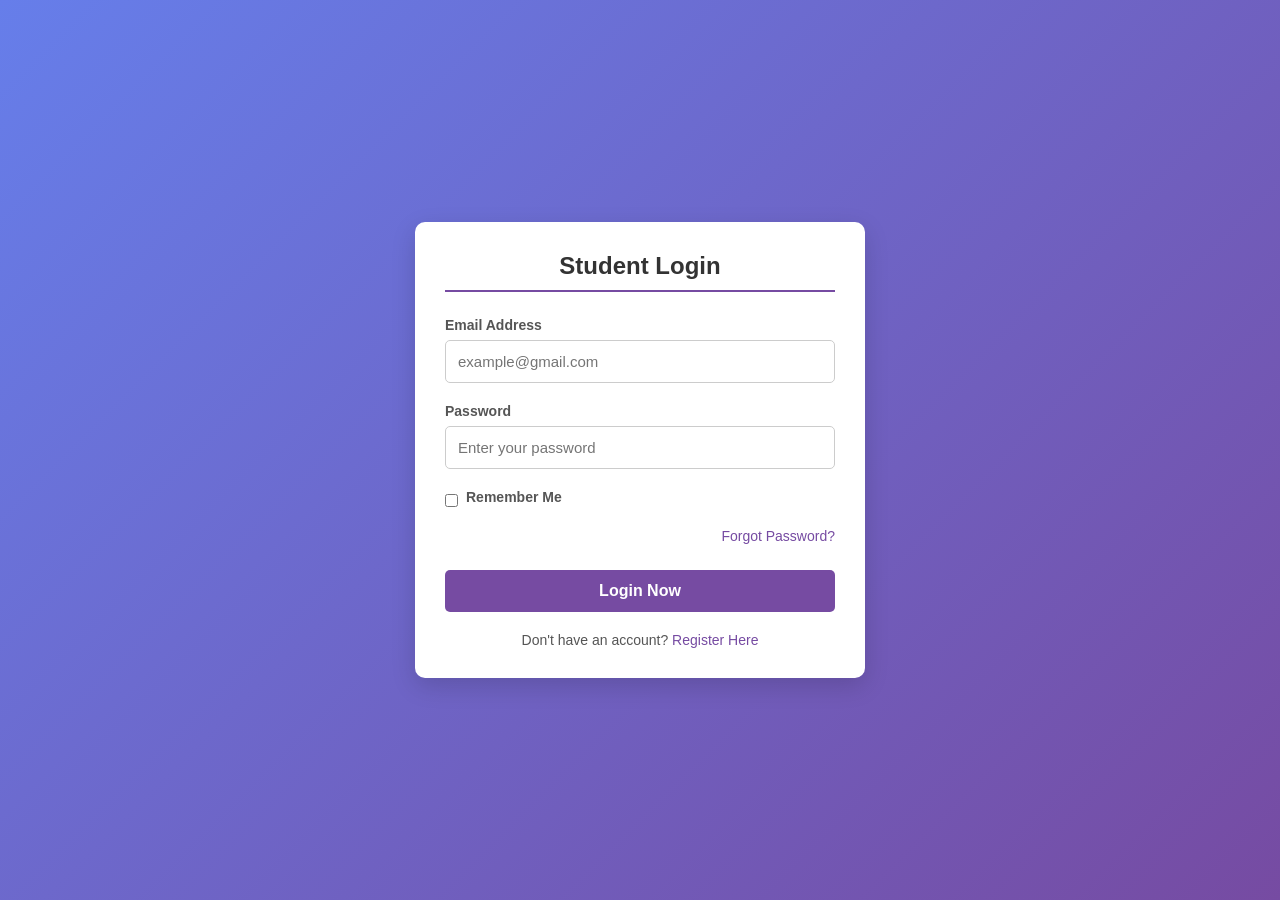
<file: index.html>
<!DOCTYPE html>
<html lang="en">
<head>
    <meta charset="UTF-8">
    <meta name="viewport" content="width=device-width, initial-scale=1.0">
    <title>Student Login Form</title>

    <style>
        * {
            margin: 0;
            padding: 0;
            box-sizing: border-box;
            font-family: 'Segoe UI', Tahoma, Geneva, Verdana, sans-serif;
        }

        body {
            background: linear-gradient(135deg, #667eea 0%, #764ba2 100%);
            display: flex;
            justify-content: center;
            align-items: center;
            min-height: 100vh;
            padding: 20px;
        }

        .container {
            background-color: #ffffff;
            padding: 30px;
            border-radius: 10px;
            box-shadow: 0 8px 24px rgba(0, 0, 0, 0.15);
            width: 100%;
            max-width: 450px;
        }

        h2 {
            text-align: center;
            color: #333;
            margin-bottom: 25px;
            font-size: 24px;
            border-bottom: 2px solid #764ba2;
            padding-bottom: 10px;
        }

        .form-group {
            margin-bottom: 20px;
        }

        label {
            display: block;
            margin-bottom: 7px;
            color: #555;
            font-weight: 600;
            font-size: 14px;
        }

        input {
            width: 100%;
            padding: 12px;
            border: 1px solid #ccc;
            border-radius: 5px;
            font-size: 15px;
            outline: none;
            transition: border-color 0.3s;
        }

        input:focus {
            border-color: #764ba2;
        }

        .remember {
            display: flex;
            align-items: center;
            gap: 8px;
            margin-bottom: 15px;
            color: #555;
            font-size: 14px;
        }

        .remember input {
            width: auto;
        }

        button {
            width: 100%;
            padding: 12px;
            background-color: #764ba2;
            border: none;
            border-radius: 5px;
            color: white;
            font-size: 16px;
            font-weight: bold;
            cursor: pointer;
            transition: background-color 0.3s;
            margin-top: 10px;
        }

        button:hover {
            background-color: #5a348b;
        }

        .forgot-password {
            text-align: right;
            margin-bottom: 15px;
        }

        .forgot-password a,
        .register a {
            color: #764ba2;
            text-decoration: none;
            font-size: 14px;
        }

        .forgot-password a:hover,
        .register a:hover {
            text-decoration: underline;
        }

        .register {
            text-align: center;
            margin-top: 20px;
            color: #555;
            font-size: 14px;
        }

        @media (max-width: 480px) {
            .container {
                padding: 20px;
            }
        }
    </style>
</head>

<body>

    <div class="container">

        <h2>Student Login</h2>

        <form action="#" method="POST">

            <!-- Email Address -->
            <div class="form-group">
                <label for="email">Email Address</label>
                <input
                    type="email"
                    id="email"
                    name="email"
                    placeholder="example@gmail.com"
                    required>
            </div>

            <!-- Password -->
            <div class="form-group">
                <label for="password">Password</label>
                <input
                    type="password"
                    id="password"
                    name="password"
                    placeholder="Enter your password"
                    required>
            </div>

            <!-- Remember Me -->
            <div class="remember">
                <input type="checkbox" id="remember" name="remember">
                <label for="remember">Remember Me</label>
            </div>

            <!-- Forgot Password -->
            <div class="forgot-password">
                <a href="forgot-pass.html">Forgot Password?</a>
            </div>

            <!-- Login Button -->
            <button type="submit">Login Now</button>

            <!-- Register Link -->
            <div class="register">
                Don't have an account?
                <a href="register.html">Register Here</a>
            </div>

        </form>

    </div>

</body>
</html>
</file>
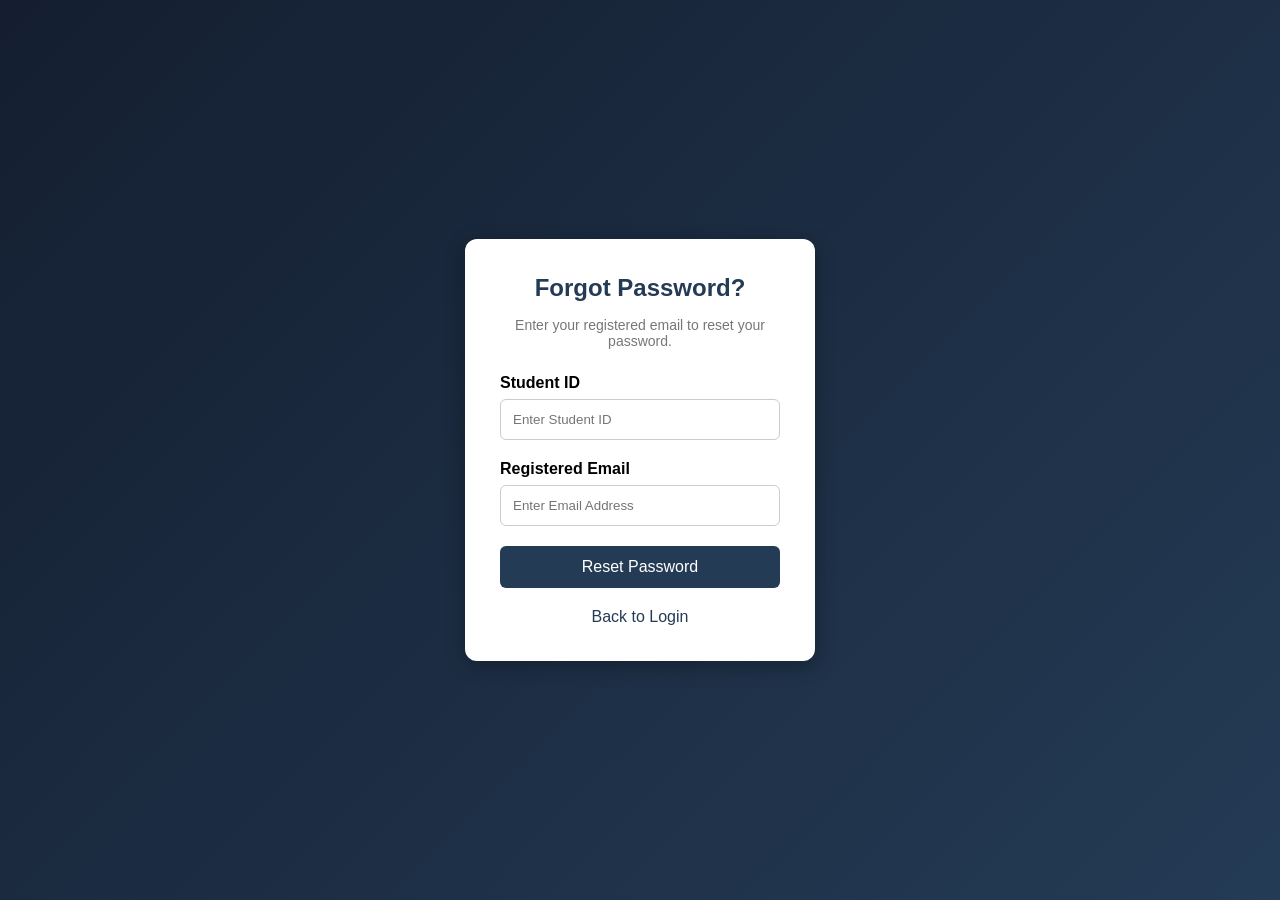
<file: forgot-pass.html>
<!DOCTYPE html>
<html>
<head>
    <title>Forgot Password</title>
    <link rel="stylesheet" href="style.css">
</head>
<body>

<div class="container">
    <h2>Forgot Password?</h2>
    <p>Enter your registered email to reset your password.</p>

    <form>
        <label>Student ID</label>
        <input type="text" placeholder="Enter Student ID" required>

        <label>Registered Email</label>
        <input type="email" placeholder="Enter Email Address" required>

        <button type="submit">Reset Password</button>
    </form>

    <a href="index.html">Back to Login</a>
</div>

</body>
</html>
</file>
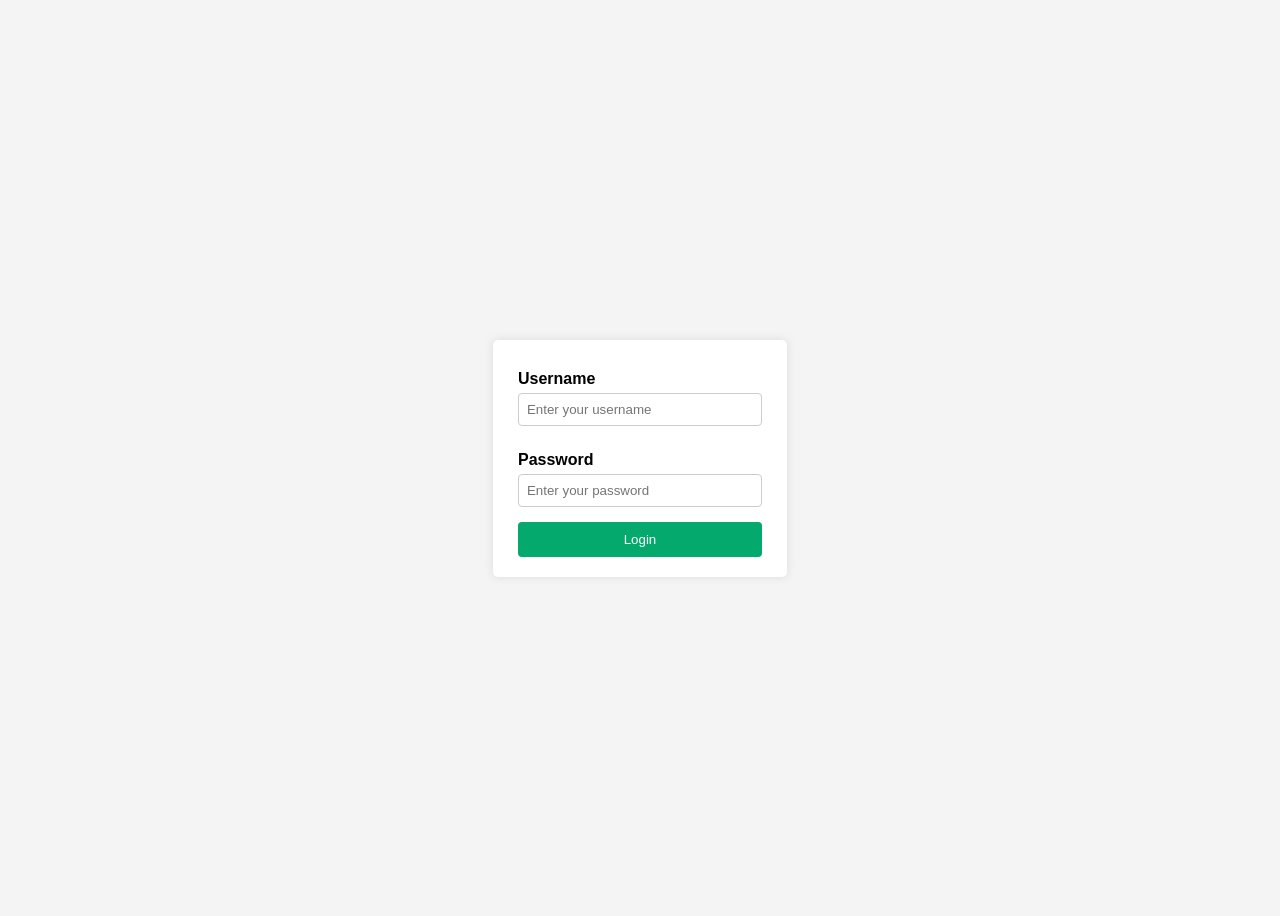
<file: login.html>
<!DOCTYPE html>
<html lang="en">
<head>
  <meta charset="UTF-8">
  <meta name="viewport" content="width=device-width, initial-scale=1.0">
  <title>HTML Login Form</title>
  <style>
    body {
      font-family: Arial, sans-serif;
      background: #f4f4f4;
      display: flex;
      justify-content: center;
      align-items: center;
      height: 100vh;
    }
    form {
      background: #fff;
      padding: 20px 25px;
      border-radius: 5px;
      box-shadow: 0 0 10px rgba(0,0,0,0.1);
    }
    label {
      display: block;
      margin: 10px 0 5px;
      font-weight: bold;
    }
    input {
      width: 100%;
      padding: 8px;
      margin-bottom: 15px;
      border: 1px solid #ccc;
      border-radius: 4px;
      box-sizing: border-box;
    }
    button {
      width: 100%;
      padding: 10px;
      background: #04AA6D;
      color: white;
      border: none;
      border-radius: 4px;
      cursor: pointer;
    }
    button:hover {
      opacity: 0.8;
    }
  </style>
</head>
<body>
  <form action="/login.php" method="post">
    <label for="username">Username</label>
    <input type="text" id="username" name="username" placeholder="Enter your username" required>

    <label for="password">Password</label>
    <input type="password" id="password" name="password" placeholder="Enter your password" required>

    <button type="submit">Login</button>
  </form>
</body>
</html>
</file>
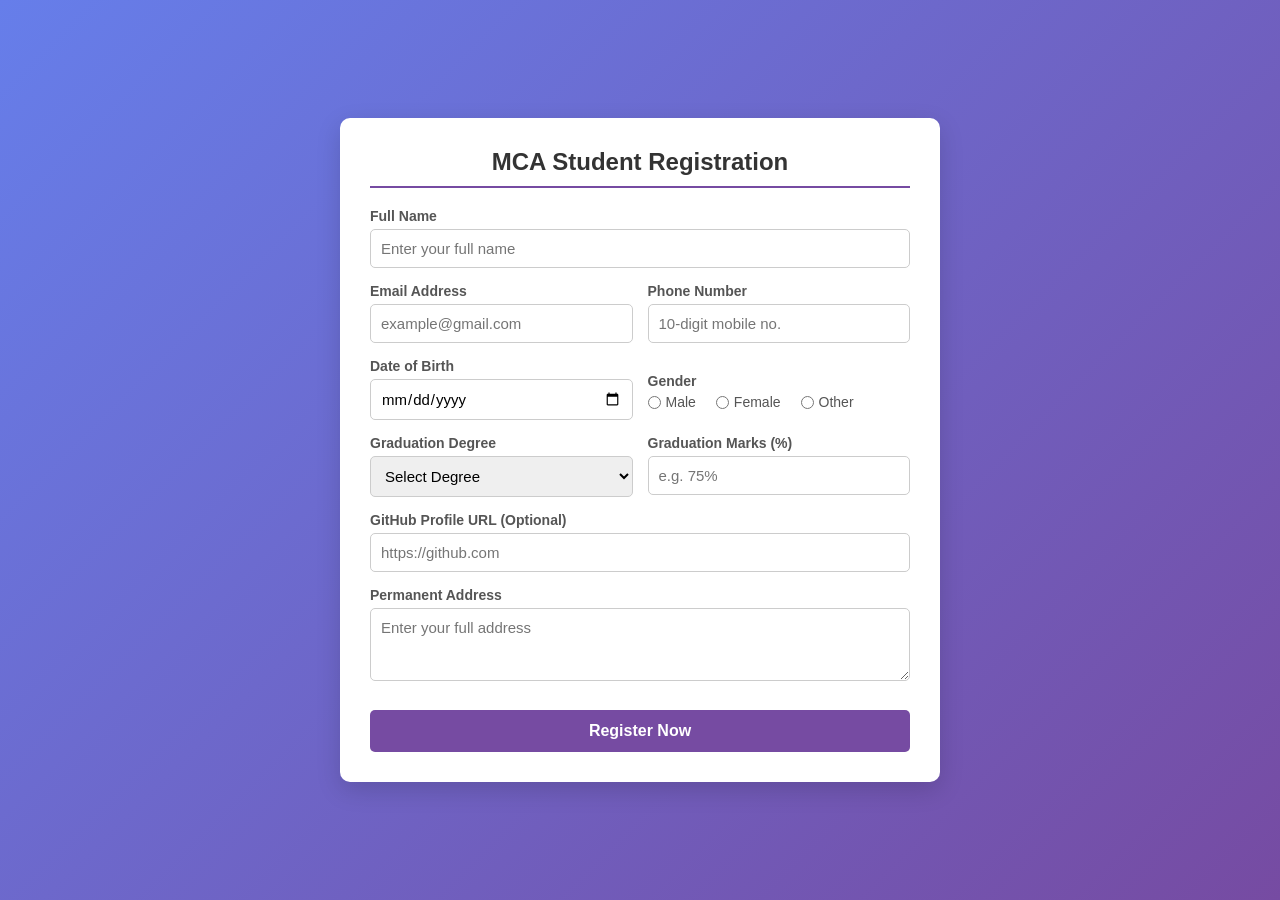
<file: register.html>
<!DOCTYPE html>
<html lang="en">
<head>
    <meta charset="UTF-8">
    <meta name="viewport" content="width=device-width, initial-scale=1.0">
    <title>MCA Student Registration Form</title>
    <style>
        * {
            margin: 0;
            padding: 0;
            box-sizing: border-box;
            font-family: 'Segoe UI', Tahoma, Geneva, Verdana, sans-serif;
        }

        body {
            background: linear-gradient(135deg, #667eea 0%, #764ba2 100%);
            display: flex;
            justify-content: center;
            align-items: center;
            min-height: 100vh;
            padding: 20px;
        }

        .container {
            background-color: #ffffff;
            padding: 30px;
            border-radius: 10px;
            box-shadow: 0 8px 24px rgba(0, 0, 0, 0.15);
            width: 100%;
            max-width: 600px;
        }

        h2 {
            text-align: center;
            color: #333;
            margin-bottom: 20px;
            font-size: 24px;
            border-bottom: 2px solid #764ba2;
            padding-bottom: 10px;
        }

        .form-group {
            margin-bottom: 15px;
        }

        label {
            display: block;
            margin-bottom: 5px;
            color: #555;
            font-weight: 600;
            font-size: 14px;
        }

        input[type="text"],
        input[type="email"],
        input[type="tel"],
        input[type="date"],
        select,
        textarea {
            width: 100%;
            padding: 10px;
            border: 1px solid #ccc;
            border-radius: 5px;
            font-size: 15px;
            outline: none;
            transition: border-color 0.3s;
        }

        input:focus, select:focus, textarea:focus {
            border-color: #764ba2;
        }

        .row {
            display: flex;
            gap: 15px;
        }

        .row .form-group {
            flex: 1;
        }

        .gender-group {
            margin: 15px 0;
        }

        .gender-options {
            display: flex;
            gap: 20px;
            margin-top: 5px;
        }

        .gender-options label {
            font-weight: normal;
            cursor: pointer;
            display: flex;
            align-items: center;
            gap: 5px;
        }

        button {
            width: 100%;
            padding: 12px;
            background-color: #764ba2;
            border: none;
            border-radius: 5px;
            color: white;
            font-size: 16px;
            font-weight: bold;
            cursor: pointer;
            transition: background-color 0.3s;
            margin-top: 10px;
        }

        button:hover {
            background-color: #5a348b;
        }

        @media (max-width: 480px) {
            .row {
                flex-direction: column;
                gap: 0;
            }
        }
    </style>
</head>
<body>

    <div class="container">
        <h2>MCA Student Registration</h2>
        <form action="#" method="POST">
            
            <!-- Full Name -->
            <div class="form-group">
                <label for="fullname">Full Name</label>
                <input type="text" id="fullname" name="fullname" placeholder="Enter your full name" required>
            </div>

            <!-- Email & Phone -->
            <div class="row">
                <div class="form-group">
                    <label for="email">Email Address</label>
                    <input type="email" id="email" name="email" placeholder="example@gmail.com" required>
                </div>
                <div class="form-group">
                    <label for="phone">Phone Number</label>
                    <input type="tel" id="phone" name="phone" placeholder="10-digit mobile no." pattern="[0-9]{10}" required>
                </div>
            </div>

            <!-- DOB & Gender -->
            <div class="row">
                <div class="form-group">
                    <label for="dob">Date of Birth</label>
                    <input type="date" id="dob" name="dob" required>
                </div>
                <div class="form-group gender-group">
                    <label>Gender</label>
                    <div class="gender-options">
                        <label><input type="radio" name="gender" value="male" required> Male</label>
                        <label><input type="radio" name="gender" value="female"> Female</label>
                        <label><input type="radio" name="gender" value="other"> Other</label>
                    </div>
                </div>
            </div>

            <!-- Graduation Details -->
            <div class="row">
                <div class="form-group">
                    <label for="grad-degree">Graduation Degree</label>
                    <select id="grad-degree" name="grad_degree" required>
                        <option value="">Select Degree</option>
                        <option value="BCA">BCA</option>
                        <option value="BSc-CS">B.Sc (Computer Science)</option>
                        <option value="BTech">B.Tech / BE</option>
                        <option value="BCom">B.Com (with Maths)</option>
                        <option value="Other">Other</option>
                    </select>
                </div>
                <div class="form-group">
                    <label for="grad-percentage">Graduation Marks (%)</label>
                    <input type="text" id="grad-percentage" name="grad_percentage" placeholder="e.g. 75%" required>
                </div>
            </div>

            <!-- Skills & GitHub -->
            <div class="form-group">
                <label for="github">GitHub Profile URL (Optional)</label>
                <input type="text" id="github" name="github" placeholder="https://github.com">
            </div>

            <!-- Address -->
            <div class="form-group">
                <label for="address">Permanent Address</label>
                <textarea id="address" name="address" rows="3" placeholder="Enter your full address" required></textarea>
            </div>

            <!-- Submit Button -->
            <button type="submit">Register Now</button>

        </form>
    </div>

</body>
</html>
</file>
<file: style.css>
* {
    margin: 0;
    padding: 0;
    box-sizing: border-box;
    font-family: Arial, sans-serif;
}

body {
    height: 100vh;
    display: flex;
    justify-content: center;
    align-items: center;
    background: linear-gradient(135deg, #141e30, #243b55);
}

.container {
    width: 350px;
    background: white;
    padding: 35px;
    border-radius: 12px;
    text-align: center;
    box-shadow: 0 5px 20px rgba(0,0,0,0.3);
}

h2 {
    color: #243b55;
    margin-bottom: 15px;
}

p {
    color: #777;
    font-size: 14px;
    margin-bottom: 25px;
}

label {
    display: block;
    text-align: left;
    font-weight: bold;
    margin-bottom: 7px;
}

input {
    width: 100%;
    padding: 12px;
    margin-bottom: 20px;
    border: 1px solid #ccc;
    border-radius: 6px;
}

button {
    width: 100%;
    padding: 12px;
    background: #243b55;
    color: white;
    border: none;
    border-radius: 6px;
    cursor: pointer;
    font-size: 16px;
}

button:hover {
    background: #141e30;
}

a {
    display: inline-block;
    margin-top: 20px;
    color: #243b55;
    text-decoration: none;
}

a:hover {
    text-decoration: underline;
}
</file>
